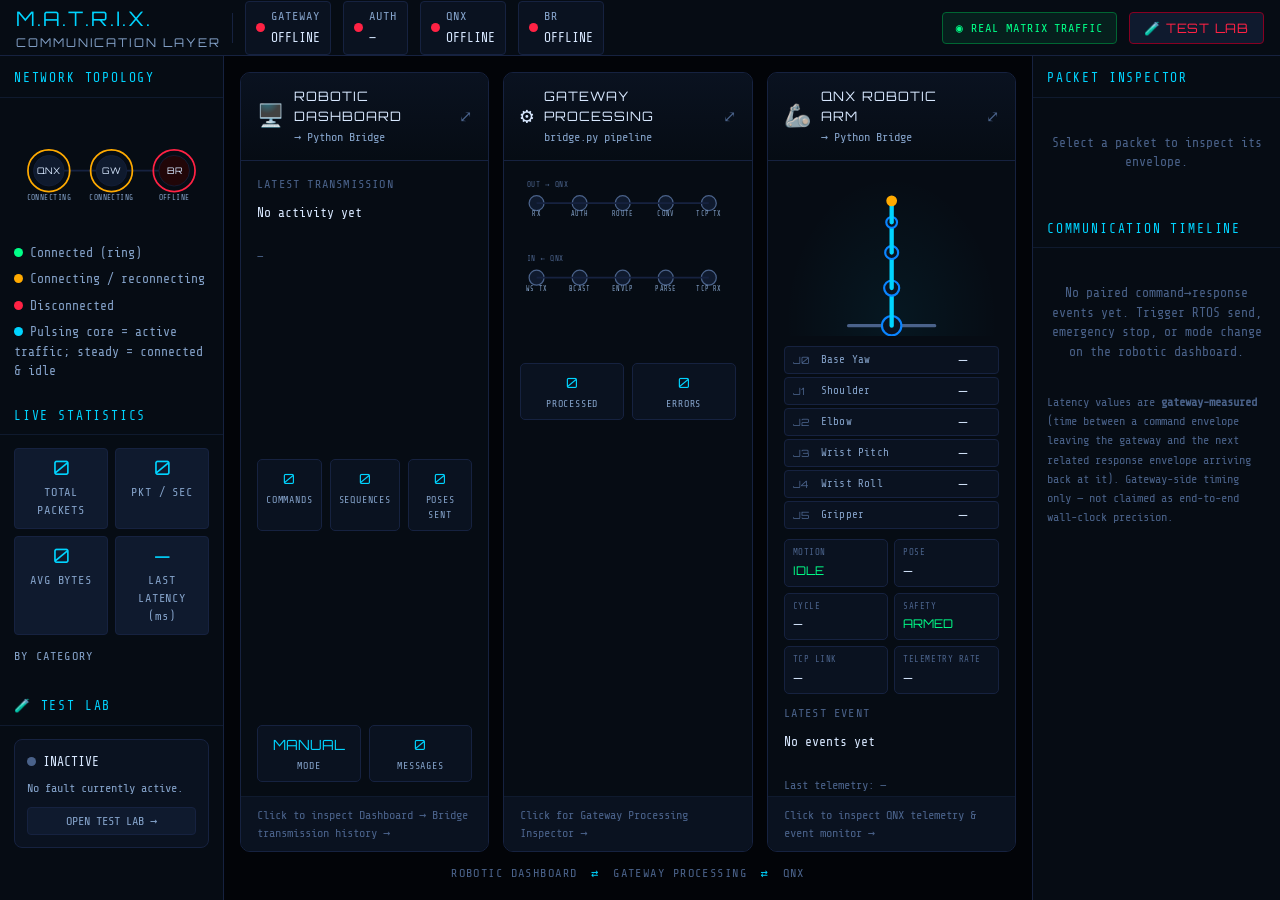
<file: com_dashboard/index.html>
<!DOCTYPE html>
<html lang="en">
<head>
<meta charset="UTF-8"/>
<meta name="viewport" content="width=device-width,initial-scale=1"/>
<title>M.A.T.R.I.X. — Communication Layer</title>
<link rel="stylesheet" href="style.css"/>
<style>@import url('https://fonts.googleapis.com/css2?family=Orbitron:wght@400;700;900&family=Share+Tech+Mono&display=swap');</style>
</head>
<body>

<header id="topbar">
  <div class="logo">M.A.T.R.I.X.<small>COMMUNICATION LAYER</small></div>
  <div class="tb-sep"></div>
  <div class="badge" id="badge-gw"><div class="dot" id="dot-gw"></div><div><label>GATEWAY</label><span id="lbl-gw">CONNECTING</span></div></div>
  <div class="badge" id="badge-auth"><div class="dot" id="dot-auth"></div><div><label>AUTH</label><span id="lbl-auth">—</span></div></div>
  <div class="badge" id="badge-qnx"><div class="dot" id="dot-qnx"></div><div><label>QNX</label><span id="lbl-qnx">OFFLINE</span></div></div>
  <div class="badge" id="badge-br"><div class="dot" id="dot-br"></div><div><label>BR</label><span id="lbl-br">OFFLINE</span></div></div>
  <div class="spacer"></div>
  <div class="real-badge">◉ REAL MATRIX TRAFFIC</div>
  <button class="testlab-toggle" id="btn-testlab-toggle">🧪 TEST LAB</button>
</header>

<div id="content">

  <!-- LEFT: Topology + Stats -->
  <aside id="panel-left">
    <div class="p-head">NETWORK TOPOLOGY</div>
    <div class="p-section" id="topology-section">
      <svg id="topo-svg" viewBox="0 0 280 170" width="100%">
        <path id="link-qnx-gw" d="M50,80 L140,80" class="topo-link"/>
        <path id="link-gw-br"  d="M140,80 L230,80" class="topo-link"/>
        <circle id="pulse-qnx-gw" class="topo-pulse" r="4" cx="50" cy="80"><animateMotion id="anim-qnx-gw" dur="0.9s" repeatCount="indefinite" path="M50,80 L140,80"/></circle>
        <circle id="pulse-gw-br" class="topo-pulse" r="4" cx="140" cy="80"><animateMotion id="anim-gw-br" dur="0.9s" repeatCount="indefinite" path="M140,80 L230,80"/></circle>
        <g id="node-qnx" class="topo-node">
          <circle class="topo-ring" cx="50" cy="80" r="30"/>
          <circle class="topo-core" cx="50" cy="80" r="22"/>
          <circle class="topo-activity" cx="50" cy="80" r="9"/>
          <text x="50" y="85" text-anchor="middle">QNX</text>
        </g>
        <g id="node-gw" class="topo-node on">
          <circle class="topo-ring" cx="140" cy="80" r="30"/>
          <circle class="topo-core" cx="140" cy="80" r="22"/>
          <circle class="topo-activity" cx="140" cy="80" r="9"/>
          <text x="140" y="85" text-anchor="middle">GW</text>
        </g>
        <g id="node-br" class="topo-node">
          <circle class="topo-ring" cx="230" cy="80" r="30"/>
          <circle class="topo-core" cx="230" cy="80" r="22"/>
          <circle class="topo-activity" cx="230" cy="80" r="9"/>
          <text x="230" y="85" text-anchor="middle">BR</text>
        </g>
        <text x="50" y="122" text-anchor="middle" class="topo-state-lbl" id="topo-state-qnx">OFFLINE</text>
        <text x="140" y="122" text-anchor="middle" class="topo-state-lbl" id="topo-state-gw">—</text>
        <text x="230" y="122" text-anchor="middle" class="topo-state-lbl" id="topo-state-br">OFFLINE</text>
        <text x="50" y="137" text-anchor="middle" class="topo-activity-lbl" id="topo-activity-qnx"></text>
        <text x="140" y="137" text-anchor="middle" class="topo-activity-lbl" id="topo-activity-gw"></text>
        <text x="230" y="137" text-anchor="middle" class="topo-activity-lbl" id="topo-activity-br"></text>
      </svg>
      <div class="topo-legend">
        <div><span class="lg-dot lg-on"></span>Connected (ring)</div>
        <div><span class="lg-dot lg-warn"></span>Connecting / reconnecting</div>
        <div><span class="lg-dot lg-off"></span>Disconnected</div>
        <div><span class="lg-pulse"></span>Pulsing core = active traffic; steady = connected &amp; idle</div>
      </div>
    </div>

    <div class="p-head">LIVE STATISTICS</div>
    <div class="p-section">
      <div class="tele-grid">
        <div class="tele-cell"><div class="tele-val" id="stat-total">0</div><div class="tele-key">TOTAL PACKETS</div></div>
        <div class="tele-cell"><div class="tele-val" id="stat-rate">0</div><div class="tele-key">PKT / SEC</div></div>
        <div class="tele-cell"><div class="tele-val" id="stat-size">0</div><div class="tele-key">AVG BYTES</div></div>
        <div class="tele-cell"><div class="tele-val" id="stat-latency">—</div><div class="tele-key">LAST LATENCY (ms)</div></div>
      </div>
      <div class="p-subhead">BY CATEGORY</div>
      <div id="cat-breakdown" class="cat-breakdown"></div>
    </div>

    <!-- Compact Test Lab status (Other-Problems §3) — summary only;
         full configuration/controls/history live inside the Test Lab
         overlay, opened via "OPEN TEST LAB" here or the topbar button. -->
    <div class="p-head">🧪 TEST LAB</div>
    <div class="p-section">
      <div class="tl-widget" id="tl-dash-widget">
        <div class="tl-widget-status" id="tl-dash-status"><span class="fs-dot"></span><span id="tl-dash-status-text">INACTIVE</span></div>
        <div class="tl-widget-detail" id="tl-dash-detail">No fault currently active.</div>
        <button class="tl-widget-open" onclick="document.getElementById('btn-testlab-toggle').click()">OPEN TEST LAB →</button>
      </div>
    </div>
  </aside>

  <!-- CENTER: Three-card communication observability + detail views -->
  <main id="panel-center">

    <!-- ═══ COMPACT THREE-CARD VIEW (default) ═══ -->
    <div id="cards-view" class="cards-grid">

      <!-- CARD 1 — Robotic Dashboard → Python Bridge -->
      <div class="obs-card" id="card1" onclick="openDetail('card1')" tabindex="0">
        <div class="card-head">
          <span class="card-icon">🖥️</span>
          <div class="card-titles"><div class="card-title">ROBOTIC DASHBOARD</div><div class="card-sub">→ Python Bridge</div></div>
          <span class="card-expand">⤢</span>
        </div>
        <div class="card-body">
          <div class="card-latest-label">LATEST TRANSMISSION</div>
          <div class="card-latest" id="c1-latest">No activity yet</div>
          <div class="card-latest-time" id="c1-latest-time">—</div>
          <!-- Level-2 compact pose preview — only populated for real
               rtos_sequence/send_sequence envelopes (redesign §4/§5) -->
          <div class="pose-preview" id="c1-pose-preview" style="display:none"></div>
          <div class="card-mini-grid cols-3">
            <div class="mini-stat"><div class="mini-val" id="c1-cmd-count">0</div><div class="mini-key">COMMANDS</div></div>
            <div class="mini-stat"><div class="mini-val" id="c1-seq-count">0</div><div class="mini-key">SEQUENCES</div></div>
            <div class="mini-stat"><div class="mini-val" id="c1-pose-count">0</div><div class="mini-key">POSES SENT</div></div>
          </div>
          <div class="card-mini-grid">
            <div class="mini-stat"><div class="mini-val" id="c1-mode">MANUAL</div><div class="mini-key">MODE</div></div>
            <div class="mini-stat"><div class="mini-val" id="c1-count">0</div><div class="mini-key">MESSAGES</div></div>
          </div>
        </div>
        <div class="card-foot">Click to inspect Dashboard → Bridge transmission history →</div>
      </div>

      <!-- CARD 2 — Python Bridge internal processing -->
      <div class="obs-card card2" id="card2" onclick="openDetail('card2')" tabindex="0">
        <div class="card-head">
          <span class="card-icon">⚙️</span>
          <div class="card-titles"><div class="card-title">GATEWAY PROCESSING</div><div class="card-sub">bridge.py pipeline</div></div>
          <span class="card-expand">⤢</span>
        </div>
        <div class="card-body">
          <svg class="pipeline-svg" viewBox="0 0 260 210">
            <!-- outbound chain: browser -> qnx -->
            <text x="8" y="14" class="pipe-dir-lbl">OUT → QNX</text>
            <g id="pipe-out">
              <circle class="pipe-node" cx="20"  cy="34" r="9"/><text x="20" y="50" class="pipe-lbl">RX</text>
              <circle class="pipe-node" cx="72"  cy="34" r="9"/><text x="72" y="50" class="pipe-lbl">AUTH</text>
              <circle class="pipe-node" cx="124" cy="34" r="9"/><text x="124" y="50" class="pipe-lbl">ROUTE</text>
              <circle class="pipe-node" cx="176" cy="34" r="9"/><text x="176" y="50" class="pipe-lbl">CONV</text>
              <circle class="pipe-node" cx="228" cy="34" r="9"/><text x="228" y="50" class="pipe-lbl">TCP TX</text>
              <path d="M20,34 L228,34" class="pipe-track"/>
              <circle id="pipe-out-dot" class="pipe-dot" r="4" cx="20" cy="34"/>
            </g>
            <!-- inbound chain: qnx -> browser -->
            <text x="8" y="104" class="pipe-dir-lbl">IN ← QNX</text>
            <g id="pipe-in">
              <circle class="pipe-node" cx="228" cy="124" r="9"/><text x="228" y="140" class="pipe-lbl">TCP RX</text>
              <circle class="pipe-node" cx="176" cy="124" r="9"/><text x="176" y="140" class="pipe-lbl">PARSE</text>
              <circle class="pipe-node" cx="124" cy="124" r="9"/><text x="124" y="140" class="pipe-lbl">ENVLP</text>
              <circle class="pipe-node" cx="72"  cy="124" r="9"/><text x="72" y="140" class="pipe-lbl">BCAST</text>
              <circle class="pipe-node" cx="20"  cy="124" r="9"/><text x="20" y="140" class="pipe-lbl">WS TX</text>
              <path d="M228,124 L20,124" class="pipe-track"/>
              <circle id="pipe-in-dot" class="pipe-dot" r="4" cx="228" cy="124"/>
            </g>
          </svg>
          <div class="card-mini-grid pipeline-stats">
            <div class="mini-stat"><div class="mini-val" id="c2-total">0</div><div class="mini-key">PROCESSED</div></div>
            <div class="mini-stat"><div class="mini-val" id="c2-errors">0</div><div class="mini-key">ERRORS</div></div>
          </div>
        </div>
        <div class="card-foot">Click for Gateway Processing Inspector →</div>
      </div>

      <!-- CARD 3 — QNX → Python Bridge -->
      <div class="obs-card" id="card3" onclick="openDetail('card3')" tabindex="0">
        <div class="card-head">
          <span class="card-icon">🦾</span>
          <div class="card-titles"><div class="card-title">QNX ROBOTIC ARM</div><div class="card-sub">→ Python Bridge</div></div>
          <span class="card-expand">⤢</span>
        </div>
        <div class="card-body">
          <svg class="arm-svg" viewBox="0 0 200 150">
            <line x1="60" y1="140" x2="140" y2="140" class="arm-base-plate"/>
            <g id="arm-j0" class="arm-joint-group" style="transform-origin:100px 140px">
              <circle cx="100" cy="140" r="9" class="arm-joint"/>
              <line x1="100" y1="140" x2="100" y2="105" class="arm-link"/>
              <g id="arm-j1" class="arm-joint-group" style="transform-origin:100px 105px">
                <circle cx="100" cy="105" r="7" class="arm-joint"/>
                <line x1="100" y1="105" x2="100" y2="72" class="arm-link"/>
                <g id="arm-j2" class="arm-joint-group" style="transform-origin:100px 72px">
                  <circle cx="100" cy="72" r="6" class="arm-joint"/>
                  <line x1="100" y1="72" x2="100" y2="44" class="arm-link"/>
                  <g id="arm-j3" class="arm-joint-group" style="transform-origin:100px 44px">
                    <circle cx="100" cy="44" r="5" class="arm-joint"/>
                    <line x1="100" y1="44" x2="100" y2="24" class="arm-link"/>
                    <g id="arm-j4" class="arm-joint-group" style="transform-origin:100px 24px">
                      <circle cx="100" cy="24" r="4" class="arm-joint arm-end"/>
                    </g>
                  </g>
                </g>
              </g>
            </g>
          </svg>
          <!-- Vertical joint list (redesign §25) — full name + value +
               a small movement-direction indicator per joint, never
               clipped/cramped regardless of card width. -->
          <div class="joint-readout" id="joint-readout">
            <div class="jr-cell"><span class="jr-tag">J0</span><span class="jr-lbl">Base Yaw</span><span class="jr-val" id="jr-j0">—</span><span class="jr-move" id="jr-move-j0"></span></div>
            <div class="jr-cell"><span class="jr-tag">J1</span><span class="jr-lbl">Shoulder</span><span class="jr-val" id="jr-j1">—</span><span class="jr-move" id="jr-move-j1"></span></div>
            <div class="jr-cell"><span class="jr-tag">J2</span><span class="jr-lbl">Elbow</span><span class="jr-val" id="jr-j2">—</span><span class="jr-move" id="jr-move-j2"></span></div>
            <div class="jr-cell"><span class="jr-tag">J3</span><span class="jr-lbl">Wrist Pitch</span><span class="jr-val" id="jr-j3">—</span><span class="jr-move" id="jr-move-j3"></span></div>
            <div class="jr-cell"><span class="jr-tag">J4</span><span class="jr-lbl">Wrist Roll</span><span class="jr-val" id="jr-j4">—</span><span class="jr-move" id="jr-move-j4"></span></div>
            <div class="jr-cell"><span class="jr-tag">J5</span><span class="jr-lbl">Gripper</span><span class="jr-val" id="jr-grip">—</span><span class="jr-move" id="jr-move-j5"></span></div>
          </div>

          <!-- QNX state block (redesign §26) — only real, derivable fields -->
          <div class="c3-state-grid">
            <div class="c3-state-cell"><div class="c3-state-key">MOTION</div><div class="c3-state-val" id="c3-motion">IDLE</div></div>
            <div class="c3-state-cell"><div class="c3-state-key">POSE</div><div class="c3-state-val" id="c3-pose">—</div></div>
            <div class="c3-state-cell"><div class="c3-state-key">CYCLE</div><div class="c3-state-val" id="c3-cycle">—</div></div>
            <div class="c3-state-cell"><div class="c3-state-key">SAFETY</div><div class="c3-state-val ok" id="c3-safety">ARMED</div></div>
            <div class="c3-state-cell"><div class="c3-state-key">TCP LINK</div><div class="c3-state-val" id="c3-tcp">—</div></div>
            <div class="c3-state-cell"><div class="c3-state-key">TELEMETRY RATE</div><div class="c3-state-val" id="c3-rate">—</div></div>
          </div>

          <div class="card-latest-label">LATEST EVENT</div>
          <div class="card-latest" id="c3-latest">No events yet</div>
          <div class="card-latest-time" id="c3-latest-time">Last telemetry: —</div>
        </div>
        <div class="card-foot">Click to inspect QNX telemetry &amp; event monitor →</div>
      </div>
    </div>

    <!-- Directional flow indicator between cards -->
    <div class="flow-caption">ROBOTIC DASHBOARD <span class="flow-arrow">⇄</span> GATEWAY PROCESSING <span class="flow-arrow">⇄</span> QNX</div>

    <!-- ═══ DETAIL VIEW (shown when a card is clicked) ═══ -->
    <div id="detail-view" class="detail-view" style="display:none">
      <div class="detail-head">
        <button class="detail-back" onclick="closeDetail()">← BACK TO OVERVIEW</button>
        <div class="detail-title" id="detail-title">—</div>
        <div class="filter-row">
          <button id="btn-clear">CLEAR</button>
          <button id="btn-pause">⏸ PAUSE</button>
        </div>
      </div>
      <div id="detail-subfilters" style="display:none"></div>
      <div id="packet-list"></div>
    </div>

  </main>

  <!-- RIGHT: Inspector + Timeline -->
  <aside id="panel-right">
    <div class="p-head">PACKET INSPECTOR</div>
    <div class="p-section" id="inspector">
      <div class="inspector-empty">Select a packet to inspect its envelope.</div>
    </div>

    <div class="p-head">COMMUNICATION TIMELINE</div>
    <div class="p-section">
      <div id="timeline-list"></div>
      <div class="latency-note">Latency values are <b>gateway-measured</b> (time between a command envelope leaving the gateway and the next related response envelope arriving back at it). Gateway-side timing only — not claimed as end-to-end wall-clock precision.</div>
    </div>
  </aside>

</div>

<!-- ═══════════════════════════════════════════ TEST LAB (Phase 2, redesigned) ═══ -->
<div id="testlab-overlay" class="testlab-hidden">
  <div id="testlab-panel">
    <div class="testlab-header">
      <div class="testlab-title">🧪 FAULT INJECTION &amp; EXPERIMENT CONSOLE</div>
      <button id="btn-testlab-close" class="testlab-close">✕ CLOSE</button>
    </div>
    <div class="testlab-warning">
      ⚠ Controlled test surface for the <b>communication layer only</b>. Cannot move the robotic arm, send poses, or override an emergency stop. Fault injection here only ever affects the browser↔gateway link (:8765) — never the QNX↔gateway link, and never emergency messages, hard-excluded in <code>fault_layer.py</code>.
    </div>

    <div class="testlab-grid">
      <!-- FAULT CONFIGURATION -->
      <div class="testlab-card">
        <div class="tl-section-title">FAULT CONFIGURATION</div>

        <!-- Direction diagram: shows the ONE path the backend actually
             supports. Not a picker — fault_layer.py only ever touches
             the bridge→browser broadcast (see bridge.py _broadcast()),
             never the QNX TCP link or emergency messages. -->
        <div class="tl-direction">
          <span class="tl-dir-node">DASHBOARD</span>
          <span class="tl-dir-arrow">←</span>
          <span class="tl-dir-node affected">BRIDGE (fault applied here)</span>
          <span class="tl-dir-arrow">←</span>
          <span class="tl-dir-node">QNX</span>
        </div>

        <div class="tl-form-row">
          <label for="tl-fault-type">FAULT TYPE</label>
          <select id="tl-fault-type" onchange="tlOnFaultTypeChange()">
            <option value="packet_loss">Packet Loss</option>
            <option value="delay">TCP-side Delay</option>
            <option value="corrupt">Payload Corruption</option>
          </select>
        </div>

        <div class="tl-form-inline">
          <div class="tl-form-row">
            <label id="tl-rate-label" for="tl-fault-rate">DROP RATE (%)</label>
            <input type="number" id="tl-fault-rate" min="1" max="100" value="25" step="1">
          </div>
          <div class="tl-form-row">
            <label for="tl-fault-duration">DURATION (sec)</label>
            <input type="number" id="tl-fault-duration" min="1" max="300" value="30" step="1">
          </div>
        </div>

        <button class="tl-arm-btn" onclick="tlArmFault()">⚠ ARM FAULT</button>
      </div>

      <!-- CURRENT EXPERIMENT -->
      <div class="testlab-card">
        <div class="tl-section-title">CURRENT EXPERIMENT</div>
        <div class="tl-current" id="tl-current-panel">
          <div class="tl-current-empty" id="tl-current-empty">● TEST LAB INACTIVE<br>No fault currently active.</div>
        </div>
      </div>
    </div>

    <!-- LIVE EFFECT — only real backend-reported fields; packet-level
         observed/affected/passed counts are not exposed by the current
         fault_layer.py, so they are explicitly called out as such
         rather than fabricated. -->
    <div class="testlab-grid" style="grid-template-columns:1fr">
      <div class="testlab-card">
        <div class="tl-section-title">LIVE EFFECT</div>
        <div class="tl-live-effect-grid" id="tl-live-grid">
          <div class="tl-live-cell"><div class="tl-live-val" id="tl-live-mode">—</div><div class="tl-live-key">MODE</div></div>
          <div class="tl-live-cell"><div class="tl-live-val" id="tl-live-rate">—</div><div class="tl-live-key">RATE</div></div>
          <div class="tl-live-cell"><div class="tl-live-val" id="tl-live-remaining">—</div><div class="tl-live-key">REMAINING (s)</div></div>
        </div>
        <div class="tl-live-note">Per-packet observed/affected/passed counters are not exposed by the current gateway (<code>fault_layer.py</code>) and are intentionally omitted rather than estimated.</div>
      </div>
    </div>

    <div class="testlab-grid">
      <!-- EXPERIMENT HISTORY — built client-side from real test_lab_status
           transitions (start/stop timestamps, mode, rate, duration).
           Bounded to the most recent entries. -->
      <div class="testlab-card">
        <div class="tl-section-title">EXPERIMENT HISTORY</div>
        <div class="tl-history-list" id="tl-history-list">
          <div class="tl-history-empty">No experiments run yet this session.</div>
        </div>
      </div>

      <div class="testlab-card">
        <div class="tl-section-title">FIREWALL / IDS STATUS</div>
        <div id="ids-status" class="ids-status">No failed-auth activity recorded yet.</div>
        <div class="testlab-note">Repeated failed-token connections from the same IP (across :8765 and :8766) are logged and temporarily blocked in-memory. Generate real test traffic with <code>testing/security_test_clients.py</code> — genuine bad-auth attempts, not simulated UI events.</div>
      </div>
    </div>
  </div>
</div>

<div id="toast"></div>

<script src="app.js"></script>
</body>
</html>
</file>
<file: com_dashboard/style.css>
*,*::before,*::after{box-sizing:border-box;margin:0;padding:0}
:root{
  --bg0:#020408;--bg1:#060c14;--bg2:#0a1220;--bg3:#0f1a2e;--bg4:#162240;
  --blue:#0a84ff;--blue2:#0055cc;--cyan:#00d4ff;--cyan2:#007a99;
  --green:#00ff88;--green2:#006633;--red:#ff2244;--red2:#880022;
  --amber:#ffaa00;--amber2:#885500;--purple:#8844ff;
  /* UI-quality pass (Item 7): brightened low-contrast text tokens so
     secondary copy reads clearly without raising screen brightness. */
  --fg:#d8e8ff;--fg2:#84a2c9;--fg3:#4a628a;
  --mono:'Share Tech Mono',monospace;--head:'Orbitron',sans-serif;

  --fs-h1: clamp(32px,4vw,44px);
  --fs-h2: 26px;
  --fs-h3: 20px;
  --fs-body: 16px;
  --fs-btn: 15px;
  --fs-secondary: 13px;
  --fs-micro: 12px;
}
html,body{width:100%;height:100%;background:var(--bg0);color:var(--fg);font-family:var(--mono);font-size:var(--fs-body);line-height:1.5;overflow:hidden}
body{display:flex;flex-direction:column}
:focus-visible{outline:2px solid var(--cyan);outline-offset:2px}

/* ── Top bar ── */
#topbar{height:56px;background:var(--bg1);border-bottom:1px solid var(--bg4);display:flex;align-items:center;padding:0 16px;gap:12px;flex-shrink:0}
.logo{font-family:var(--head);font-size:var(--fs-h3);color:var(--cyan);letter-spacing:.1em;white-space:nowrap}
.logo small{font-size:var(--fs-micro);color:var(--fg2);display:block;letter-spacing:.16em}
.tb-sep{width:1px;height:30px;background:var(--bg4)}
.badge{display:flex;align-items:center;gap:6px;background:var(--bg2);border:1px solid var(--bg4);border-radius:4px;padding:5px 10px;white-space:nowrap;transition:.2s}
.badge .dot{width:9px;height:9px;border-radius:50%;background:var(--red);transition:.3s}
.badge .dot.on{background:var(--green);box-shadow:0 0 6px var(--green)}
.badge .dot.warn{background:var(--amber);animation:blinkDot 1s ease-in-out infinite}
@keyframes blinkDot{0%,100%{opacity:1}50%{opacity:.35}}
.badge label{font-size:var(--fs-micro);color:var(--fg2);letter-spacing:.08em;display:block}
.badge span{font-size:var(--fs-secondary);color:var(--fg)}
.spacer{flex:1}
.real-badge{font-size:var(--fs-micro);color:var(--green);border:1px solid var(--green2);background:rgba(0,255,136,.08);padding:6px 13px;border-radius:4px;letter-spacing:.08em}
.testlab-toggle{font-family:var(--head);font-size:var(--fs-secondary);letter-spacing:.06em;background:var(--bg3);border:1px solid var(--red2);color:var(--red);padding:7px 14px;border-radius:4px;cursor:pointer;transition:.18s}
.testlab-toggle:hover{background:var(--red2);color:#fff;transform:translateY(-1px)}
.testlab-toggle:active{transform:translateY(0)}

/* ── Content grid ── */
#content{flex:1;display:flex;overflow:hidden}
/* Rebalanced (redesign item 1): Topology + Packet Inspector are
   compact-but-usable side rails; the three observability cards get the
   width that used to go to these. viewBox-scaled SVGs and existing
   overflow-y:auto keep everything usable at the narrower width. */
#panel-left{width:224px;background:var(--bg1);border-right:1px solid var(--bg4);overflow-y:auto;flex-shrink:0}
#panel-right{width:248px;background:var(--bg1);border-left:1px solid var(--bg4);overflow-y:auto;flex-shrink:0}
#panel-center{flex:1;display:flex;flex-direction:column;overflow:hidden;padding:16px;gap:10px;min-width:0}

.p-head{font-size:var(--fs-secondary);letter-spacing:.14em;color:var(--cyan);padding:12px 14px 9px;display:flex;align-items:center;gap:8px;border-bottom:1px solid var(--bg3);justify-content:space-between}
.p-head-sub{color:var(--fg3);letter-spacing:.04em;font-size:var(--fs-micro);text-transform:none}
.p-section{padding:13px 14px}
.p-subhead{font-size:var(--fs-micro);color:var(--fg2);letter-spacing:.1em;margin:12px 0 6px}

/* ── Topology (Item 1: connection vs activity, separated) ── */
#topo-svg{display:block;margin:4px auto}
.topo-link{stroke:var(--bg4);stroke-width:2.5;fill:none;transition:stroke .4s}
.topo-link.live{stroke:var(--cyan)}
.topo-pulse{fill:var(--cyan);opacity:0;filter:drop-shadow(0 0 4px var(--cyan))}
.topo-pulse.active{opacity:1}
/* topo-ring = CONNECTION state only (on/warn/off) */
.topo-node .topo-ring{fill:none;stroke:var(--fg3);stroke-width:2.5;transition:.4s}
.topo-node.on .topo-ring{stroke:var(--green)}
.topo-node.warn .topo-ring{stroke:var(--amber);animation:ringBlink 1s ease-in-out infinite}
.topo-node.off .topo-ring{stroke:var(--red)}
@keyframes ringBlink{0%,100%{opacity:1}50%{opacity:.4}}
.topo-node .topo-core{fill:var(--bg3);stroke:var(--bg4);stroke-width:1;transition:.4s}
.topo-node.on .topo-core{fill:#06210f}
.topo-node.off .topo-core{fill:#210608}
/* topo-activity = TRAFFIC state only, independent of connection */
.topo-node .topo-activity{fill:transparent;transition:.3s}
.topo-node.on.active-traffic .topo-activity{fill:var(--cyan);animation:activityPulse 1s ease-in-out infinite}
.topo-node.on:not(.active-traffic) .topo-activity{fill:var(--fg3);opacity:.5}
@keyframes activityPulse{0%,100%{r:9;opacity:1}50%{r:12;opacity:.55}}
.topo-node text{fill:var(--fg);font-family:var(--head);font-size:13px}
.topo-state-lbl{fill:var(--fg2);font-family:var(--mono);font-size:11px;letter-spacing:.06em}
.topo-activity-lbl{fill:var(--cyan);font-family:var(--mono);font-size:9px;letter-spacing:.05em}
.topo-legend{margin-top:10px;font-size:var(--fs-secondary);color:var(--fg2);display:flex;flex-direction:column;gap:7px}
.lg-dot{width:9px;height:9px;border-radius:50%;display:inline-block;margin-right:7px;background:var(--fg3)}
.lg-dot.lg-on{background:var(--green)}
.lg-dot.lg-off{background:var(--red)}
.lg-dot.lg-warn{background:var(--amber)}
.lg-pulse{width:9px;height:9px;border-radius:50%;display:inline-block;margin-right:7px;background:var(--cyan);animation:activityPulse 1s ease-in-out infinite}

/* ── Stats ── */
.tele-grid{display:grid;grid-template-columns:1fr 1fr;gap:7px}
.tele-cell{background:var(--bg3);border:1px solid var(--bg4);border-radius:4px;padding:9px;text-align:center;transition:.2s}
.tele-cell:hover{border-color:var(--cyan2)}
.tele-val{font-family:var(--head);font-size:var(--fs-h3);color:var(--cyan);line-height:1}
.tele-key{font-size:var(--fs-micro);color:var(--fg2);letter-spacing:.08em;margin-top:5px}
.cat-breakdown{display:flex;flex-direction:column;gap:6px;font-size:var(--fs-secondary)}
.cat-row{display:flex;align-items:center;gap:8px}
.cat-swatch{width:10px;height:10px;border-radius:2px;flex-shrink:0}
.cat-name{flex:1;color:var(--fg2)}
.cat-count{color:var(--fg);font-family:var(--head)}

/* ═══════════════════════════════════════════ THREE-CARD VIEW (Item 3) ═══ */
.cards-grid{display:grid;grid-template-columns:1fr 1fr 1fr;gap:14px;flex:1;min-height:0}
.flow-caption{text-align:center;font-size:var(--fs-micro);color:var(--fg3);letter-spacing:.12em;padding:2px 0}
.flow-arrow{color:var(--cyan);margin:0 6px}

.obs-card{background:var(--bg1);border:1px solid var(--bg4);border-radius:10px;display:flex;flex-direction:column;cursor:pointer;transition:.2s;overflow:hidden;position:relative}
.obs-card:hover{border-color:var(--cyan2);transform:translateY(-2px);box-shadow:0 8px 24px rgba(0,0,0,.35)}
.obs-card:active{transform:translateY(0)}
.card-head{display:flex;align-items:center;gap:10px;padding:14px 16px;background:linear-gradient(180deg,var(--bg2),var(--bg1));border-bottom:1px solid var(--bg4)}
.card-icon{font-size:22px}
.card-titles{flex:1;min-width:0}
.card-title{font-family:var(--head);font-size:var(--fs-secondary);color:var(--fg);letter-spacing:.08em}
.card-sub{font-size:var(--fs-micro);color:var(--fg2);margin-top:2px}
.card-expand{color:var(--fg3);font-size:16px;transition:.2s}
.obs-card:hover .card-expand{color:var(--cyan)}
.card-body{flex:1;padding:14px 16px;display:flex;flex-direction:column;gap:10px;min-height:0}
.card-foot{padding:9px 16px;font-size:var(--fs-micro);color:var(--fg3);border-top:1px solid var(--bg3);background:var(--bg2)}

.card-latest-label{font-size:var(--fs-micro);color:var(--fg3);letter-spacing:.1em}
.card-latest{font-size:var(--fs-secondary);color:var(--fg);line-height:1.5;min-height:2.6em}
.card-latest-time{font-size:var(--fs-micro);color:var(--fg3)}
.card-mini-grid{display:grid;grid-template-columns:1fr 1fr;gap:8px;margin-top:auto}
.card-mini-grid.cols-3{grid-template-columns:1fr 1fr 1fr}
.mini-stat{background:var(--bg2);border:1px solid var(--bg4);border-radius:5px;padding:8px;text-align:center}
.mini-val{font-family:var(--head);font-size:14px;color:var(--cyan)}
.mini-key{font-size:10px;color:var(--fg2);letter-spacing:.08em;margin-top:3px}

/* ── Card 1: level-2 pose preview strip (redesign §4) ────────────── */
.pose-preview{display:flex;gap:6px;overflow-x:auto;padding-bottom:2px}
.pose-preview::-webkit-scrollbar{height:4px}
.pose-chip{flex-shrink:0;background:var(--bg2);border:1px solid var(--bg4);border-radius:5px;padding:5px 8px;text-align:center;min-width:52px}
.pose-chip-lbl{font-size:9px;color:var(--fg3);letter-spacing:.06em;display:block}
.pose-chip-val{font-size:11px;color:var(--cyan);font-family:var(--head);display:block;margin-top:2px}
.pose-preview-empty{font-size:var(--fs-micro);color:var(--fg3);padding:6px 0}

/* ── Card 1 detail view: filter tabs ─────────────────────────────── */
.c1-filter-row{display:flex;gap:6px;flex-wrap:wrap;padding:0 0 8px}
.c1-filter-btn{background:var(--bg3);border:1px solid var(--bg4);color:var(--fg2);font-family:var(--mono);font-size:var(--fs-micro);padding:4px 10px;border-radius:12px;cursor:pointer;transition:.15s}
.c1-filter-btn:hover{border-color:var(--cyan);color:var(--cyan)}
.c1-filter-btn.active{background:var(--blue2);border-color:var(--blue);color:#fff}

/* ── Card 2: gateway pipeline ── */
.pipeline-svg{width:100%;height:auto;flex-shrink:0}
.pipe-dir-lbl{fill:var(--fg3);font-size:9px;letter-spacing:.08em;font-family:var(--mono)}
.pipe-track{stroke:var(--bg4);stroke-width:2}
.pipe-node{fill:var(--bg3);stroke:var(--fg3);stroke-width:1.5;transition:.3s}
.pipe-node.lit{stroke:var(--cyan);fill:#06202c}
.pipe-lbl{fill:var(--fg2);font-size:8px;text-anchor:middle;font-family:var(--mono);letter-spacing:.02em}
.pipe-dot{fill:var(--cyan);filter:drop-shadow(0 0 4px var(--cyan));opacity:0}
.pipeline-stats{margin-top:4px}

/* ── Card 3: stylized arm ── */
.arm-svg{width:100%;height:auto;flex-shrink:0;background:radial-gradient(ellipse at 50% 90%,rgba(0,212,255,.06),transparent 70%)}
.arm-base-plate{stroke:var(--fg3);stroke-width:3;stroke-linecap:round}
.arm-joint-group{transition:transform .35s cubic-bezier(.2,.8,.2,1)}
.arm-link{stroke:var(--cyan);stroke-width:4;stroke-linecap:round}
.arm-joint{fill:var(--bg2);stroke:var(--blue);stroke-width:2}
.arm-joint.arm-end{fill:var(--amber);stroke:var(--amber)}
/* Vertical joint list (redesign §25) — full names, values and a small
   movement indicator per row, never cramped into a single grid line. */
.joint-readout{display:flex;flex-direction:column;gap:3px}
.jr-cell{background:var(--bg2);border:1px solid var(--bg4);border-radius:4px;padding:4px 8px;display:flex;align-items:center;gap:8px}
.jr-tag{font-size:10px;font-family:var(--head);color:var(--fg3);min-width:20px}
.jr-lbl{flex:1;font-size:11px;color:var(--fg2);letter-spacing:.02em;white-space:nowrap;overflow:hidden;text-overflow:ellipsis}
.jr-val{font-family:var(--head);font-size:12px;color:var(--fg);min-width:52px;text-align:right}
.jr-val.live{color:var(--cyan)}
.jr-move{width:14px;text-align:center;font-size:11px;color:var(--fg3);flex-shrink:0}
.jr-move.up{color:var(--green)}
.jr-move.down{color:var(--amber)}

/* ── Card 3: QNX state block (redesign §26) ──────────────────────── */
.c3-state-grid{display:grid;grid-template-columns:1fr 1fr;gap:6px}
.c3-state-cell{background:var(--bg2);border:1px solid var(--bg4);border-radius:5px;padding:6px 8px}
.c3-state-key{font-size:9px;color:var(--fg3);letter-spacing:.06em}
.c3-state-val{font-size:12px;color:var(--fg);font-family:var(--head);margin-top:2px}
.c3-state-val.warn{color:var(--amber)}
.c3-state-val.ok{color:var(--green)}
.c3-state-val.bad{color:var(--red)}

/* ── Card 3 detail view: filter tabs + grouped telemetry ─────────── */
.c3-filter-row{display:flex;gap:6px;flex-wrap:wrap;padding:0 0 8px}
.c3-event-highlight{border-left:3px solid var(--amber) !important;background:rgba(255,170,0,.06) !important}
.c3-group-row{color:var(--fg3);font-style:italic}

/* ═══════════════════════════════════════════ DETAIL VIEW ═══ */
.detail-view{flex:1;display:flex;flex-direction:column;min-height:0;background:var(--bg1);border:1px solid var(--bg4);border-radius:10px;overflow:hidden}
.detail-head{display:flex;align-items:center;gap:12px;padding:12px 14px;border-bottom:1px solid var(--bg3);flex-wrap:wrap}
.detail-back{background:var(--bg3);border:1px solid var(--bg4);color:var(--fg2);font-family:var(--mono);font-size:var(--fs-secondary);padding:6px 12px;border-radius:4px;cursor:pointer;transition:.15s}
.detail-back:hover{border-color:var(--cyan);color:var(--cyan)}
.detail-title{font-family:var(--head);font-size:var(--fs-secondary);color:var(--cyan);letter-spacing:.08em;flex:1}
.filter-row{display:flex;gap:8px;align-items:center;flex-wrap:wrap}
.filter-row select, .filter-row button{background:var(--bg3);border:1px solid var(--bg4);color:var(--fg2);font-family:var(--mono);font-size:var(--fs-secondary);padding:5px 9px;border-radius:3px;cursor:pointer;transition:.15s}
.filter-row button:hover{border-color:var(--cyan);color:var(--cyan)}
.filter-row button.active{background:var(--blue2);color:#fff;border-color:var(--blue)}
.chk-row{display:flex;align-items:center;gap:5px;font-size:var(--fs-secondary);color:var(--fg2);cursor:pointer}
#packet-list{flex:1;overflow-y:auto;padding:6px}
.pkt-row{display:grid;grid-template-columns:56px 100px 1fr 64px 76px;gap:8px;align-items:center;padding:7px 10px;font-size:var(--fs-secondary);border-bottom:1px solid var(--bg3);cursor:pointer;transition:.12s}
.pkt-row:hover{background:var(--bg2)}
.pkt-row.selected{background:var(--bg3);border-left:2px solid var(--cyan)}
.pkt-row.replayed{opacity:.7;border-left:2px dashed var(--amber)}
.pkt-id{color:var(--fg3);font-family:var(--head);font-size:var(--fs-micro)}
.pkt-cat{padding:3px 7px;border-radius:3px;font-size:var(--fs-micro);text-align:center;letter-spacing:.04em}
.pkt-desc{color:var(--fg);overflow:hidden;text-overflow:ellipsis;white-space:nowrap}
.pkt-replay-tag{color:var(--amber);font-size:10px;letter-spacing:.06em;margin-left:6px}
.pkt-size{color:var(--fg2);text-align:right}
.pkt-time{color:var(--fg3);text-align:right;font-size:var(--fs-micro)}
.pkt-row.new{animation:flashIn .5s ease-out}
@keyframes flashIn{0%{background:rgba(0,212,255,.18)}100%{background:transparent}}

.cat-telemetry{background:#0a2a3a;color:var(--cyan)}
.cat-command{background:#1a2a0a;color:var(--green)}
.cat-ack{background:#0a2a12;color:var(--green)}
.cat-sequence{background:#1a0a3a;color:var(--purple)}
.cat-emergency{background:#3a0a10;color:var(--red)}
.cat-system_status{background:#2a1800;color:var(--amber)}
.cat-error{background:#3a0a0a;color:var(--red)}
.cat-security{background:#3a0a2a;color:#ff66cc}

/* ── Inspector ── */
.inspector-empty{color:var(--fg3);font-size:var(--fs-secondary);text-align:center;padding:22px 0}
.insp-field{margin-bottom:9px}
.insp-label{font-size:var(--fs-micro);color:var(--fg2);letter-spacing:.08em;margin-bottom:2px}
.insp-val{font-size:var(--fs-secondary);color:var(--fg)}
.insp-decoded{background:var(--bg2);border:1px solid var(--bg4);border-radius:4px;padding:9px;font-size:var(--fs-secondary);color:var(--cyan);margin-bottom:10px}
.insp-raw{background:var(--bg0);border:1px solid var(--bg4);border-radius:4px;padding:9px;font-size:var(--fs-micro);color:var(--fg2);white-space:pre-wrap;word-break:break-all;max-height:220px;overflow-y:auto}

/* ── Timeline ── */
#timeline-list{display:flex;flex-direction:column;gap:8px;max-height:280px;overflow-y:auto}
.tl-item{background:var(--bg2);border:1px solid var(--bg4);border-radius:4px;padding:9px;font-size:var(--fs-secondary)}
.tl-pair{display:flex;justify-content:space-between;color:var(--fg2);margin-bottom:3px}
.tl-lat{color:var(--amber);font-family:var(--head);font-size:var(--fs-h3)}
.latency-note{font-size:var(--fs-micro);color:var(--fg3);line-height:1.6;margin-top:10px}

::-webkit-scrollbar{width:5px}
::-webkit-scrollbar-thumb{background:var(--bg4)}

/* ── Toast ── */
#toast{position:fixed;bottom:16px;right:16px;background:var(--bg2);border:1px solid var(--cyan);border-radius:6px;padding:10px 18px;font-size:var(--fs-secondary);color:var(--cyan);z-index:900;opacity:0;transform:translateY(8px);transition:.3s;pointer-events:none;max-width:360px}
#toast.show{opacity:1;transform:translateY(0)}

/* ═══════════════════════════════════════════ TEST LAB (Item 5 redesign) ═══ */
#testlab-overlay{position:fixed;inset:0;background:rgba(2,4,8,.9);backdrop-filter:blur(5px);z-index:5000;display:flex;align-items:center;justify-content:center}
#testlab-overlay.testlab-hidden{display:none}
#testlab-panel{width:min(860px,92vw);max-height:88vh;overflow-y:auto;background:var(--bg1);border:2px solid var(--red2);border-radius:12px;box-shadow:0 0 50px rgba(255,34,68,.2)}
.testlab-header{display:flex;align-items:center;justify-content:space-between;padding:18px 22px;border-bottom:1px solid var(--bg4);background:linear-gradient(90deg,#2a0a10,var(--bg1))}
.testlab-title{font-family:var(--head);font-size:var(--fs-h3);color:var(--red);letter-spacing:.08em}
.testlab-close{background:var(--bg3);border:1px solid var(--bg4);color:var(--fg2);padding:7px 14px;border-radius:5px;cursor:pointer;font-size:var(--fs-secondary);transition:.15s}
.testlab-close:hover{border-color:var(--red);color:var(--red)}
.testlab-warning{margin:16px 22px;padding:13px 16px;background:rgba(255,34,68,.08);border:1px solid var(--red2);border-radius:8px;font-size:var(--fs-secondary);color:var(--fg);line-height:1.65}
.testlab-warning code{background:var(--bg0);padding:1px 6px;border-radius:3px;color:var(--amber)}
.testlab-grid{display:grid;grid-template-columns:1fr 1fr;gap:18px;padding:0 22px 22px}
@media (max-width:640px){.testlab-grid{grid-template-columns:1fr}}
.testlab-card{background:var(--bg2);border:1px solid var(--bg4);border-radius:10px;padding:18px}
.testlab-card-title{font-family:var(--head);font-size:var(--fs-secondary);color:var(--cyan);letter-spacing:.1em;margin-bottom:12px}
.testlab-status{display:flex;align-items:center;gap:8px;font-size:var(--fs-body);color:var(--fg);background:var(--bg3);border:1px solid var(--bg4);border-radius:6px;padding:10px 14px;margin-bottom:14px;transition:.3s}
.testlab-status.active{color:var(--amber);border-color:var(--amber2);background:rgba(255,170,0,.08)}
.fs-dot{width:9px;height:9px;border-radius:50%;background:var(--fg3);flex-shrink:0}
.testlab-status.active .fs-dot{background:var(--amber);animation:activityPulse 1s ease-in-out infinite}
.testlab-btns{display:flex;flex-direction:column;gap:9px}
.tl-btn{display:flex;align-items:center;gap:10px;background:var(--bg3);border:1px solid var(--bg4);color:var(--fg);font-family:var(--mono);font-size:var(--fs-btn);padding:11px 14px;border-radius:6px;cursor:pointer;text-align:left;transition:.15s}
.tl-btn em{margin-left:auto;font-style:normal;color:var(--fg3);font-size:var(--fs-micro)}
.tl-btn-ico{font-size:16px}
.tl-btn:hover{border-color:var(--cyan);color:var(--cyan);background:var(--bg4);transform:translateX(2px)}
.tl-btn.tl-kill{border-color:var(--red2);color:var(--red);margin-top:6px}
.tl-btn.tl-kill:hover{background:var(--red);color:#fff;border-color:var(--red);transform:none}
.ids-status{font-size:var(--fs-secondary);color:var(--fg);line-height:1.9;background:var(--bg3);border:1px solid var(--bg4);border-radius:6px;padding:11px 14px;margin-bottom:12px;max-height:180px;overflow-y:auto}
.ids-row-blocked{color:var(--red)}
.ids-row-ok{color:var(--fg2)}
.testlab-note{font-size:var(--fs-micro);color:var(--fg3);line-height:1.6}

/* ═══════════════════════════════════════════ TEST LAB STATUS WIDGET
   (redesign §3) — compact summary on the main Communication Dashboard.
   Full config/controls/history remain only inside the Test Lab overlay. */
.tl-widget{background:var(--bg2);border:1px solid var(--bg4);border-radius:8px;padding:12px;display:flex;flex-direction:column;gap:8px}
.tl-widget.active{border-color:var(--red2);background:rgba(255,34,68,.06)}
.tl-widget-head{display:flex;align-items:center;gap:8px;font-family:var(--head);font-size:var(--fs-secondary);color:var(--fg)}
.tl-widget-status{display:flex;align-items:center;gap:7px;font-size:var(--fs-secondary)}
.tl-widget-status .fs-dot{background:var(--fg3)}
.tl-widget.active .tl-widget-status .fs-dot{background:var(--red);animation:activityPulse 1s ease-in-out infinite}
.tl-widget-status.armed .fs-dot{background:var(--amber) !important;animation:activityPulse 1s ease-in-out infinite}
.tl-widget-detail{font-size:var(--fs-micro);color:var(--fg2);line-height:1.6}
.tl-widget-detail b{color:var(--fg)}
.tl-widget-open{background:var(--bg3);border:1px solid var(--bg4);color:var(--fg2);font-family:var(--mono);font-size:var(--fs-micro);padding:6px 10px;border-radius:4px;cursor:pointer;transition:.15s;text-align:center}
.tl-widget-open:hover{border-color:var(--cyan);color:var(--cyan)}

/* ═══════════════════════════════════════════ TEST LAB REDESIGN (Other-Problems §2) ═══ */
.tl-section-title{font-family:var(--head);font-size:11px;letter-spacing:.12em;color:var(--fg2);margin-bottom:10px;display:flex;align-items:center;gap:8px}
.tl-section-title::after{content:'';flex:1;height:1px;background:var(--bg4)}

/* Fault configuration form */
.tl-form-row{display:flex;flex-direction:column;gap:4px;margin-bottom:12px}
.tl-form-row label{font-size:var(--fs-micro);color:var(--fg3);letter-spacing:.06em}
.tl-form-row select,.tl-form-row input[type=number]{background:var(--bg3);border:1px solid var(--bg4);color:var(--fg);font-family:var(--mono);font-size:var(--fs-secondary);padding:7px 9px;border-radius:5px;outline:none}
.tl-form-row select:focus,.tl-form-row input:focus{border-color:var(--cyan)}
.tl-form-inline{display:flex;gap:10px}
.tl-form-inline .tl-form-row{flex:1}
.tl-arm-btn{width:100%;font-family:var(--head);background:var(--red2);color:#fff;border:1px solid var(--red);padding:10px;border-radius:6px;cursor:pointer;letter-spacing:.08em;font-size:var(--fs-secondary);transition:.18s;margin-top:4px}
.tl-arm-btn:hover{background:var(--red)}
.tl-arm-btn:active{transform:scale(.97)}

/* Direction diagram — only shows the ONE path fault_layer.py actually
   supports (bridge→browser broadcast); never a picker for unsupported
   directions (see redesign notes / IMPLEMENTATION_PLAN.md item B10). */
.tl-direction{display:flex;align-items:center;justify-content:center;gap:10px;background:var(--bg3);border:1px solid var(--bg4);border-radius:6px;padding:10px;margin-bottom:12px;font-size:var(--fs-secondary)}
.tl-direction .tl-dir-node{padding:4px 10px;border-radius:4px;background:var(--bg2);border:1px solid var(--bg4);color:var(--fg2)}
.tl-direction .tl-dir-node.affected{color:var(--red);border-color:var(--red2)}
.tl-direction .tl-dir-arrow{color:var(--fg3)}

/* Current experiment card */
.tl-current{display:flex;flex-direction:column;gap:10px}
.tl-current-empty{color:var(--fg3);font-size:var(--fs-secondary);text-align:center;padding:20px 0}
.tl-current-type{font-family:var(--head);font-size:15px;color:var(--fg)}
.tl-current-path{font-size:var(--fs-micro);color:var(--fg2)}
.tl-progress-track{width:100%;height:8px;background:var(--bg3);border-radius:4px;overflow:hidden;border:1px solid var(--bg4)}
.tl-progress-fill{height:100%;background:linear-gradient(90deg,var(--amber2),var(--amber));transition:width .3s linear}
.tl-progress-lbl{font-size:var(--fs-micro);color:var(--fg2);text-align:right}
.tl-kill-btn{background:var(--bg3);border:1.5px solid var(--red2);color:var(--red);font-family:var(--head);font-size:var(--fs-secondary);padding:9px;border-radius:6px;cursor:pointer;transition:.15s;letter-spacing:.06em}
.tl-kill-btn:hover{background:var(--red);color:#fff;border-color:var(--red)}

/* Live effect */
.tl-live-effect-grid{display:grid;grid-template-columns:repeat(3,1fr);gap:8px;margin-bottom:8px}
.tl-live-cell{background:var(--bg3);border:1px solid var(--bg4);border-radius:5px;padding:8px;text-align:center}
.tl-live-val{font-family:var(--head);font-size:16px;color:var(--cyan)}
.tl-live-key{font-size:9px;color:var(--fg2);letter-spacing:.06em;margin-top:3px}
.tl-live-note{font-size:var(--fs-micro);color:var(--fg3);line-height:1.6;font-style:italic}

/* Experiment history */
.tl-history-list{display:flex;flex-direction:column;gap:6px;max-height:180px;overflow-y:auto}
.tl-history-empty{color:var(--fg3);font-size:var(--fs-secondary);text-align:center;padding:14px 0}
.tl-history-item{display:flex;justify-content:space-between;align-items:center;background:var(--bg3);border:1px solid var(--bg4);border-radius:5px;padding:7px 10px;font-size:var(--fs-micro)}
.tl-history-main{color:var(--fg)}
.tl-history-sub{color:var(--fg3);margin-top:2px}
.tl-history-status{font-family:var(--head);font-size:10px;letter-spacing:.06em;padding:2px 7px;border-radius:3px}
.tl-history-status.completed{background:#0a2a12;color:var(--green)}
.tl-history-status.stopped{background:#2a1800;color:var(--amber)}

/* ── Responsive fallback for narrow viewports ── */
@media (max-width:1100px){
  .cards-grid{grid-template-columns:1fr}
}
</file>
